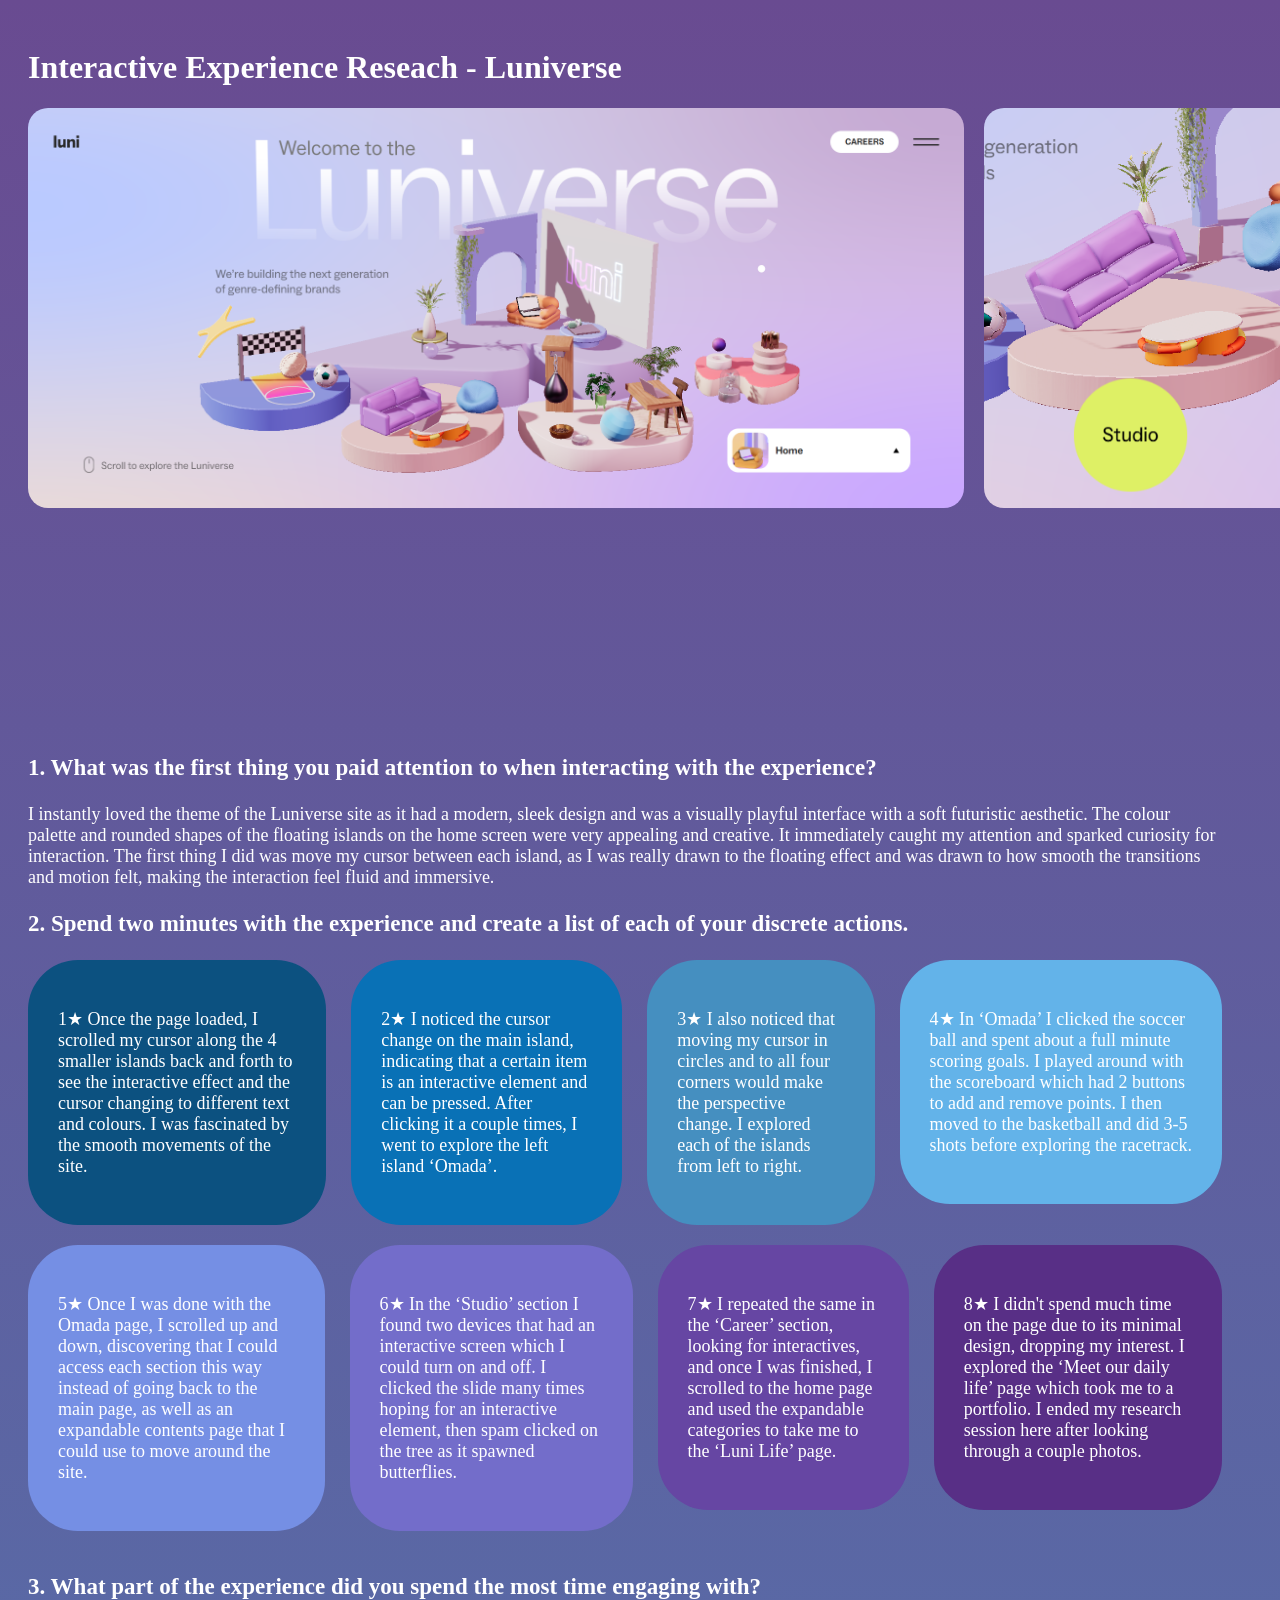
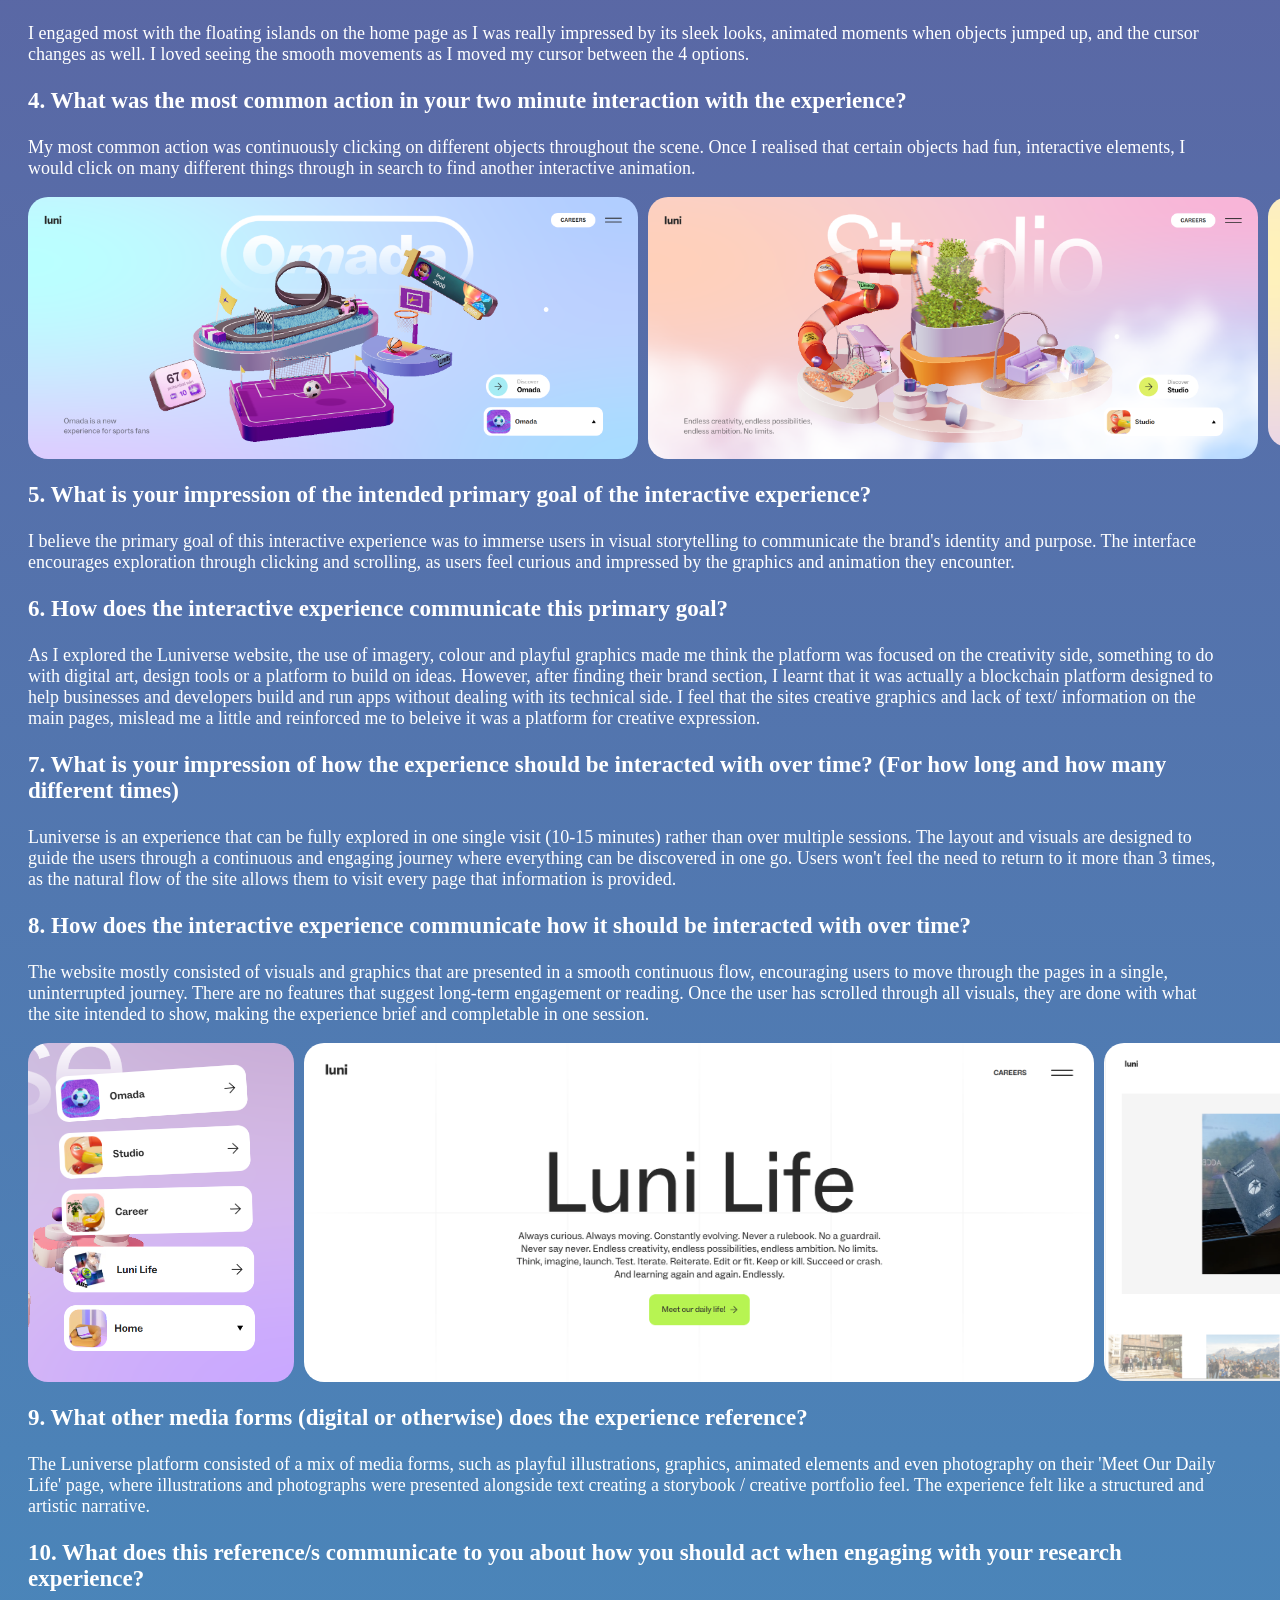
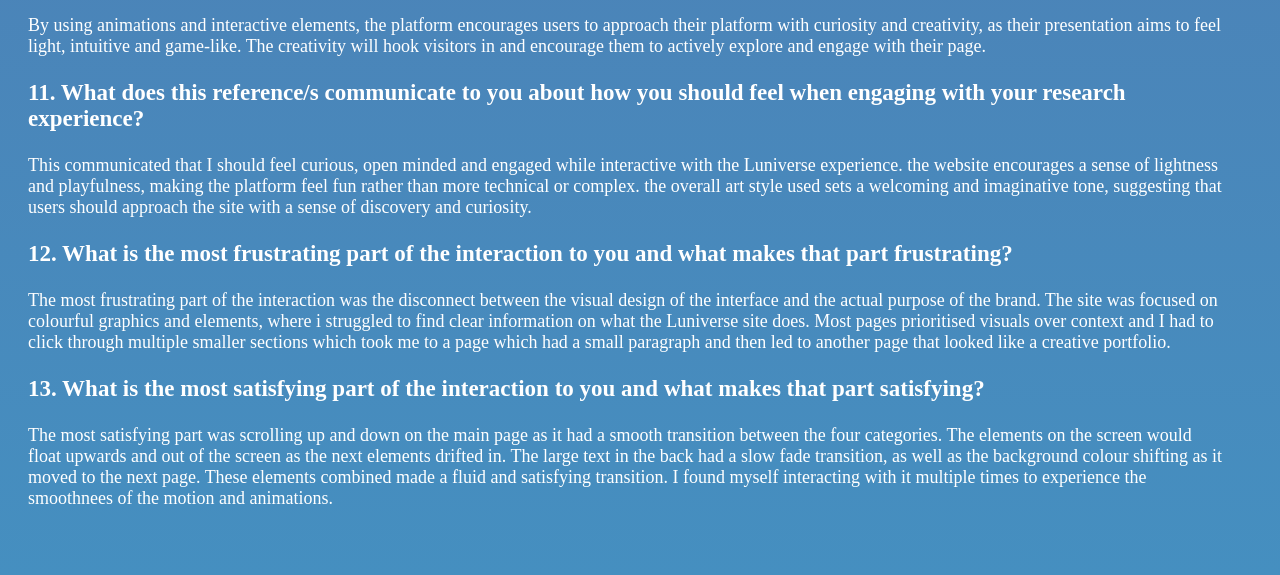
<file: index.html>
<!DOCTYPE html>
<html lang="en">

<head>
    <meta charset="UTF-8">
    <meta name="viewport" content="width=device-width>, initial-scale=1.0">
    <title>Assignment 1</title>

    <link rel="apple-touch-icon" sizes="180x180" href="/apple-touch-icon.png">
    <link rel="icon" type="image/png" sizes="32x32" href="/favicon-32x32.png">
    <link rel="icon" type="image/png" sizes="16x16" href="/favicon-16x16.png">
    <link rel="manifest" href="/site.webmanifest">
    <link rel="stylesheet" href="styles.css">
</head>


<!--For my website theme, I wanted to match the look of the Luniverse site, as its main page was a pastel purple. 
Luniverse has a very light and playful tone with softer colours and white headings, hence why I wanted to use white as my text colour.
I started off by adding my questions and images to the empty page first, then chose to round the corners of my images by 20px using CSS. 
This would give my site a sleek and minimalistic look and would visually align with the colour palette used in luniverse. -->

<body style= "min-height: 100vh; background: linear-gradient(to bottom, rgb(105, 75, 145), rgb(69, 143, 192));
    padding-left: 20px;
    padding-right: 50px;
    padding-top: 20px;
    padding-bottom: 40px;
    background-repeat: repeat-y" >

    <h1 class="mainheading"> Interactive Experience Reseach - Luniverse</h1>
    <a style="font-size: 80px;" href=""></a>

</body>

<!-- For my background I used a gradient from dark purple to blue as I needed enough contrast for my white text to be visible. Once I imported my images, I wanted to 
 lay out my website in a way that had images in between the questions, to act as a visual guide to what my questions were refering to. To do this I resized my images
 to the same dimensions. I then used align-items and flex-start to bring them side by side. Once this was done, there was alot of empty space on the right side,
 so I added text to act as a caption. In CSS I made two classes for my questions (headtext) and answers(maintext). The headtext class is bold and has a slightly
 larger font-size to create distinction from the answers.-->

<body>
    <div style= "display: flex; gap: 20px; align-items: flex-start;">
 
        <img class="pictures" src="img/0.png" width="936" length="400">
        <img class="pictures" src="img/1.png" width="356" length="400">

        <p class="maintext" style="margin-left: 20px; max-width: 450px;">
            Image 1 shows the landing / Home page of the Luniverse website, with one main island surrounded by four smaller ones. The second image shows what happens when users hover over each island, revealing different animations for each one.
        </p>

    </div>
</body>

<!--Here I added question 1 and 2. Since question 2 required dotpoints, I chose to create seperate textboxes. This was a deliberate design choice 
because having all the text stretch horizontally across the screen made it harder to read, and was also repetitive through my whole site. To make it more intresting, 
I added textboxes of different colours to indicate a clear order/ flow for readers.I did this through CSS using two more classes. Once I figured out the 
dimensions and fitting, I put my answers in and spaced them out evenly with 2 rows, 4 textboxes in each.
-->

<body>
    <p class="headtext"> 1. What was the first thing you paid attention to when interacting with the experience?</p>
    <p class="maintext"> I instantly loved the theme of the Luniverse site as it had a modern, sleek design and was a visually playful interface with a soft futuristic aesthetic. The colour palette and rounded shapes of the floating islands on the home screen were very appealing and creative. It immediately caught my attention and sparked curiosity for interaction. The first thing I did was move my cursor between each island, as I was really drawn to the floating effect and was drawn to how smooth the transitions and motion felt, making the interaction feel fluid and immersive. </p> 
    <p class="headtext"> 2. Spend two minutes with the experience and create a list of each of your discrete actions.</p>
</body>

<body>
    <div class="textbox-container">


    <div class="textbox" style="background: rgb(12, 81, 128);">
        <p class="maintext"> 1★ Once the page loaded, I scrolled my cursor along the 4 smaller islands back and forth to see the interactive effect and the cursor changing to different text and colours. I was fascinated by the smooth movements of the site. </p>
    </div>

    <div class="textbox" style="background: rgb(9, 113, 182)">
        <p class="maintext"> 2★ I noticed the cursor change on the main island, indicating that a certain item is an interactive element and can be pressed. After clicking it a couple times, I went to explore the left island ‘Omada’.  </p>
    </div>

    <div class="textbox" style="background: rgb(69, 143, 192);">
        <p class="maintext"> 3★ I also noticed that moving my cursor in circles and to all four corners would make the perspective change. I explored each of the islands from left to right. </p>
    </div>

    <div class="textbox" style="background: rgb(99, 179, 233);">
        <p class="maintext"> 4★ In ‘Omada’ I clicked the soccer ball and spent about a full minute scoring goals. I played around with the scoreboard which had 2 buttons to add and remove points. I then moved to the basketball and did 3-5 shots before exploring the racetrack. </p>
    </div>

    </div>


    <div class="textbox-container">

    <div class="textbox" style="background: rgb(117, 143, 228);">
        <p class="maintext"> 5★ Once I was done with the Omada page, I scrolled up and down, discovering that I could access each section this way instead of going back to the main page, as well as an expandable contents page that I could use to move around the site. </p>
    </div>

    <div class="textbox" style="background: rgb(115, 109, 202);">
        <p class="maintext"> 6★ In the ‘Studio’ section I found two devices that had an interactive screen which I could turn on and off. I clicked the slide many times hoping for an interactive element, then spam clicked on the tree as it spawned butterflies. </p>
    </div>

    <div class="textbox" style="background: rgb(102, 70, 163);">
        <p class="maintext"> 7★ I repeated the same in the ‘Career’ section, looking for interactives, and once I was finished, I scrolled to the home page and used the expandable categories to take me to the ‘Luni Life’ page. </p>
    </div>

    <div class="textbox" style="background: rgb(88, 47, 134);">
        <p class="maintext"> 8★ I didn't spend much time on the page due to its minimal design, dropping my interest. I explored the ‘Meet our daily life’ page which took me to a portfolio. I ended my research session here after looking through a couple photos. </p>
    </div>


    </div>
</body>

<!--Question 3 and 4 responded to my experience through the website, so I added images of the main pages in Luniverse, below my questions so that the reader can
refer to them as they read through. I wanted to initially make my images bigger, but figuired it would look much better laid out if it was sized equally and placed 
next to each other once again. I struggled a bit trying to figuire out the padding and dimensions, and kept experimenting with different values until I could space
them out evenly on the screen. I then repeated this code for the next 3 images.-->
<body>

    <p class="headtext" >3. What part of the experience did you spend the most time engaging with?</p>
    <p class="maintext"> I engaged most with the floating islands on the home page as I was really impressed by its sleek looks, animated moments when objects jumped up, and the cursor changes as well. I loved seeing the smooth movements as I moved my cursor between the 4 options. </p>

    <p class="headtext"> 4. What was the most common action in your two minute interaction with the experience?</p>
    <p class="maintext"> My most common action was continuously clicking on different objects throughout the scene. Once I realised that certain objects had fun, interactive elements, I would click on many different things through in search to find another interactive animation. </p>

</body>


<body>
    <div style= "display: flex; gap: 10px; align-items: flex-start;">
 
        <img class="pictures" src="img/2.png" width="610" length="250">
        <img class="pictures" src="img/3.png" width="610" length="250">
        <img class="pictures" src="img/4.png" width="591" length="250">

    </div>
</body>


<body>
         
    <p class="headtext"> 5. What is your impression of the intended primary goal of the interactive experience?</p>
    <p class="maintext"> I believe the primary goal of this interactive experience was to immerse users in visual storytelling to communicate the brand's identity and purpose. The interface encourages exploration through clicking and scrolling, as users feel curious and impressed by the graphics and animation they encounter.</p>

    <p class="headtext"> 6. How does the interactive experience communicate this primary goal?</p>
    <p class="maintext"> As I explored the Luniverse website, the use of imagery, colour and playful graphics made me think the platform was focused on the creativity side, something to do with digital art, design tools or a platform to build on ideas. However, after finding their brand section, I learnt that it was actually a blockchain platform designed to help businesses and developers build and run apps without dealing with its technical side. I feel that the sites creative graphics and lack of text/ information on the main pages, mislead me a little and reinforced me to beleive it was a platform for creative expression.</p>

    <p class="headtext"> 7. What is your impression of how the experience should be interacted with over time? (For how long and how many different times)</p>
    <p class="maintext"> Luniverse is an experience that can be fully explored in one single visit (10-15 minutes) rather than over multiple sessions. The layout and visuals are designed to guide the users through a continuous and engaging journey where everything can be discovered in one go. Users won't feel the need to return to it more than 3 times, as the natural flow of the site allows them to visit every page that information is provided. </p>

    <p class="headtext"> 8. How does the interactive experience communicate how it should be interacted with over time?</p>
    <p class="maintext"> The website mostly consisted of visuals and graphics that are presented in a smooth continuous flow, encouraging users to move through the pages in a single, uninterrupted journey. There are no features that suggest long-term engagement or reading. Once the user has scrolled through all visuals, they are done with what the site intended to show, making the experience brief and completable in one session.</p>

</body>


<body>
    <div style= "display: flex; gap: 10px; align-items: flex-start;">
 
        <img class="pictures" src="img/5.png" width="266" length="339">
        <img class="pictures" src="img/6.png" width="790" length="339">
        <img class="pictures" src="img/7.png" width="709" length="339">

    </div>
</body>


<body>    
    <p class="headtext"> 9. What other media forms (digital or otherwise) does the experience reference?</p>
    <p class="maintext"> The Luniverse platform consisted of a mix of media forms, such as playful illustrations, graphics, animated elements and even photography on their 'Meet Our Daily Life' page, where illustrations and photographs were presented alongside text creating a storybook / creative portfolio feel. The experience felt like a structured and artistic narrative.</p>

    <p class="headtext"> 10. What does this reference/s communicate to you about how you should act when engaging with your research experience?</p>
    <p class="maintext"> By using animations and interactive elements, the platform encourages users to approach their platform with curiosity and creativity, as their presentation aims to feel light, intuitive and game-like. The creativity will hook visitors in and encourage them to actively explore and engage with their page.</p>

    <p class="headtext"> 11. What does this reference/s communicate to you about how you should feel when engaging with your research experience?</p>
    <p class="maintext"> This communicated that I should feel curious, open minded and engaged while interactive with the Luniverse experience. the website encourages a sense of lightness and playfulness, making the platform feel fun rather than more technical or complex. the overall art style used sets a welcoming and imaginative tone, suggesting that users should approach the site with a sense of discovery and curiosity.</p>

    <p class="headtext"> 12. What is the most frustrating part of the interaction to you and what makes that part frustrating?</p>
    <p class="maintext"> The most frustrating part of the interaction was the disconnect between the visual design of the interface and the actual purpose of the brand. The site was focused on colourful graphics and elements, where i struggled to find clear information on what the Luniverse site does. Most pages prioritised visuals over context and I had to click through multiple smaller sections which took me to a page which had a small paragraph and then led to another page that looked like a creative portfolio. </p>

    <p class="headtext"> 13. What is the most satisfying part of the interaction to you and what makes that part satisfying?</p>
    <p class="maintext"> The most satisfying part was scrolling up and down on the main page as it had a smooth transition between the four categories. The elements on the screen would float upwards and out of the screen as the next elements drifted in. The large text in the back had a slow fade transition, as well as the background colour shifting as it moved to the next page. These elements combined made a fluid and satisfying transition. I found myself interacting with it multiple times to experience the smoothnees of the motion and animations.</p>

</body>


</html>


<!-- references :
 
Programming with Mosh (2021) HTML Tutorial for Beginners: HTML Crash Course [2021], www.youtube.com, https://www.youtube.com/watch?v=qz0aGYrrlhU, accessed 28 March 2026.


-->
</file>
<file: styles.css>
.mainheading {
    color: white;
    font-weight: bold;
    font-family: Georgia, 'Times New Roman', Times, serif;
    font-size: 200%;
}
.headtext {
    color: white;
    font-weight: bold;
    font-size: 23px;
    font-family: Georgia, 'Times New Roman', Times, serif;
    row-gap: 10px;
}

.maintext {
    color: white;
    font-size: 18px;
    font-family: Georgia, 'Times New Roman', Times, serif;
}

.pictures {
  border-radius: 20px;
}

.textbox {
    padding: 30px;
    border-radius: 50px;
    max-width: 400px;
    margin-bottom: 20px;

}

.textbox-container {
    display: flex;
    align-items: flex-start;
    gap: 25px;
}
</file>
